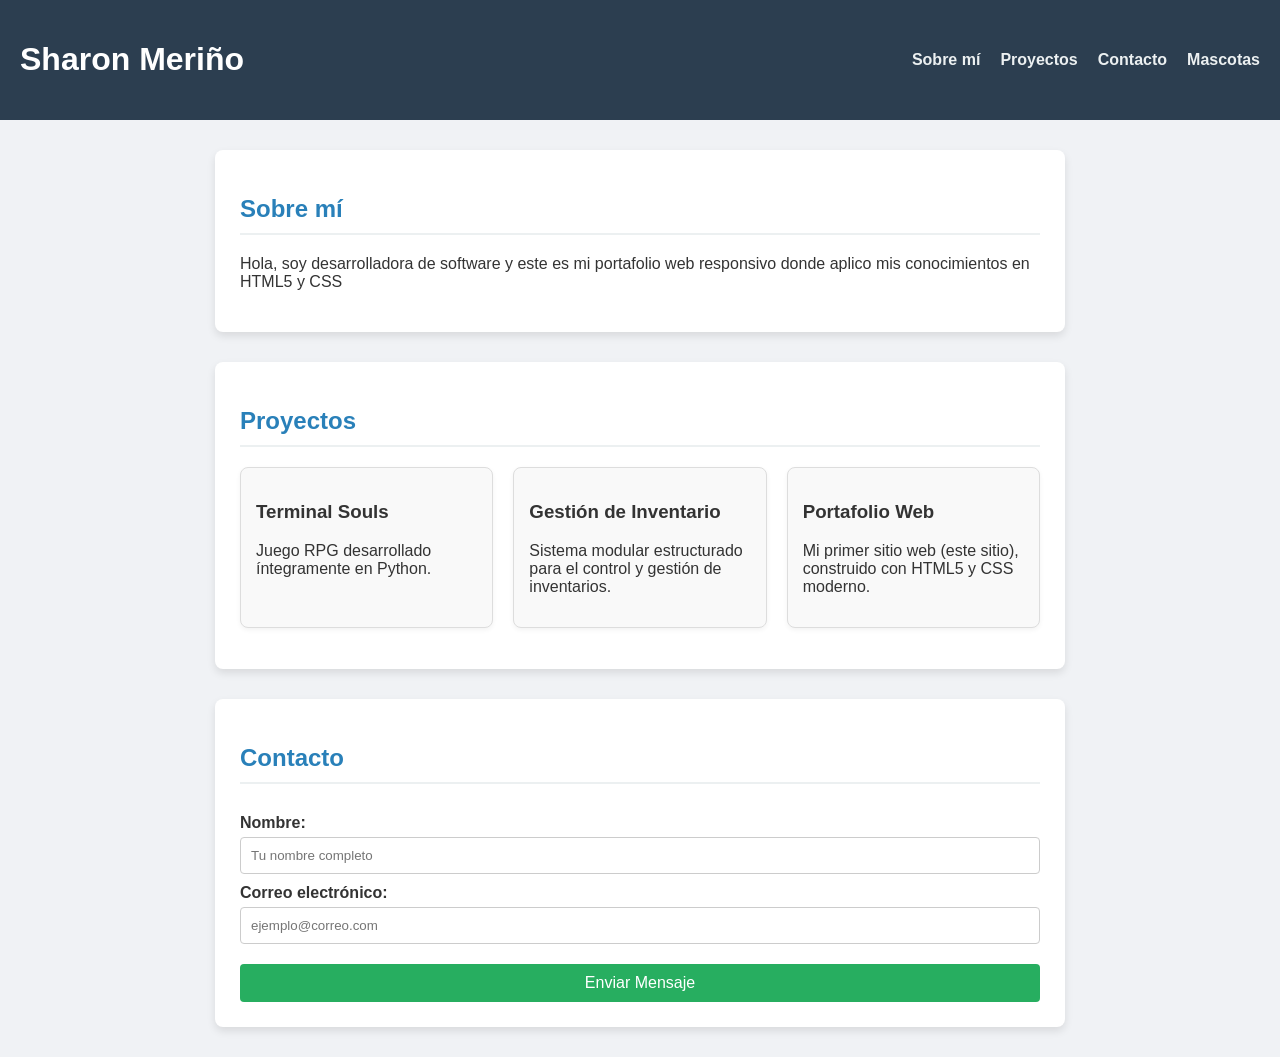
<file: Semana2/index2.html>
<!DOCTYPE html>
<html lang="es">
    <!--Configurciones invisibles de la pagina-->
    <!--Conecta el HTML con el CSS-->
<head>
    <title>Portfolio</title>
    <link rel="stylesheet" href="styles2.css">
</head>
<!--Toda la parte visible de la pagina-->
<body>
    <header>
        <h1>Sharon Meriño</h1>
        <nav>
            <!--Se utiliza ul para listar-->
            <ul class="menu-navegacion">
                <li><a href="#sobre-mi">Sobre mí</a></li>
                <li><a href="#proyectos">Proyectos</a></li>
                <li><a href="#contacto">Contacto</a></li>
                <!--Enlace que lleva a la segunda pagina-->
                <li><a href="mascotas2.html">Mascotas</a></li>
            </ul>
        </nav>
    </header>
    <section id="sobre-mi">
        <h2>Sobre mí</h2>
        <p>Hola, soy desarrolladora de software y este es mi portafolio web responsivo donde aplico mis conocimientos en HTML5 y CSS</p>
    </section>
    <section id="proyectos">
        <h2>Proyectos</h2>
        <ul class="grid-proyectos">
            <li class="tarjeta-proyecto">
                <h3>Terminal Souls</h3>
                <p>Juego RPG desarrollado íntegramente en Python.</p>
            </li>
            <li class="tarjeta-proyecto">
                <h3>Gestión de Inventario</h3>
                <p>Sistema modular estructurado para el control y gestión de inventarios.</p>
            </li>
            <li class="tarjeta-proyecto">
                <h3>Portafolio Web</h3>
                <p>Mi primer sitio web (este sitio), construido con HTML5 y CSS moderno.</p>
            </li>
        </ul>
    </section>
    <section id="contacto">
        <h2>Contacto</h2>
        <form action="#" method="POST">
            <label for="nombre">Nombre:</label>
            <input type="text" id="nombre" name="nombre" placeholder="Tu nombre completo">
            <label for="email">Correo electrónico:</label>
            <input type="email" id="email" name="email" placeholder="ejemplo@correo.com">
            <button type="submit">Enviar Mensaje</button>
        </form>
    </section>
</body>
</html>
</file>
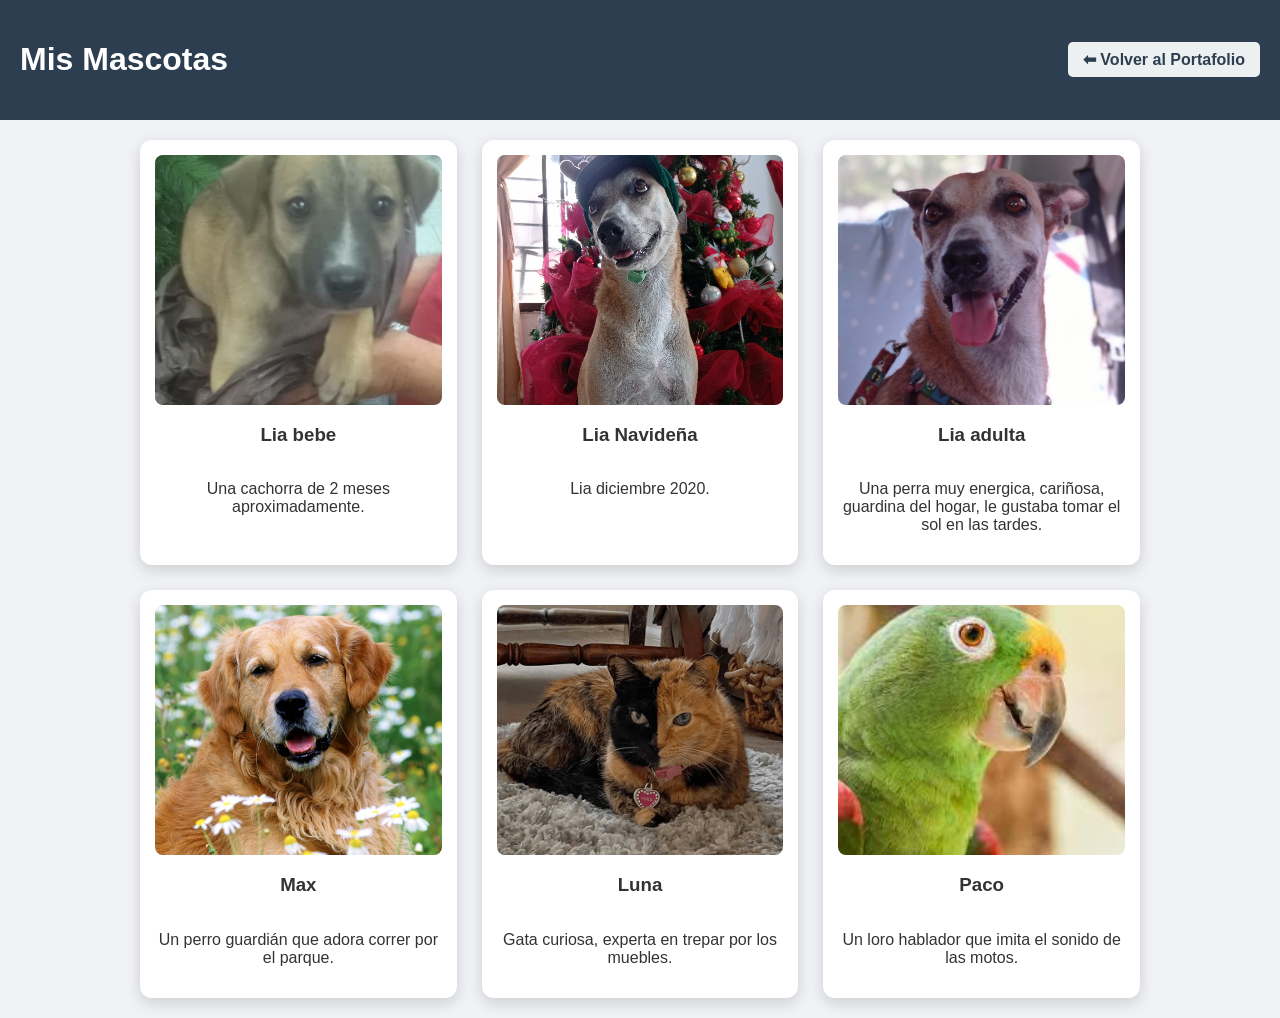
<file: Semana2/mascotas2.html>
<!DOCTYPE html>
<html lang="es">
<head>
    <meta charset="UTF-8">
    <meta name="viewport" content="width=device-width, initial-scale=1.0">
    <title>Mis Mascotas</title>
    <link rel="stylesheet" href="styles2.css">
</head>
<body>

    <header>
        <h1>Mis Mascotas</h1>
        <nav>
            <a href="index2.html" class="btn-retorno">⬅ Volver al Portafolio</a>
        </nav>
    </header>

    <section class="galeria">
        
        <article class="tarjeta-mascota">
            <img src="Mascotas2/Lia-bebe.jpg" alt="Foto de la primera mascota">
            <h3>Lia bebe</h3>
            <p>Una cachorra de 2 meses aproximadamente.</p>
        </article>

        <article class="tarjeta-mascota">
            <img src="Mascotas2/Lia-navideña.jpg" alt="Foto de la segunda mascota">
            <h3>Lia Navideña</h3>
            <p>Lia diciembre 2020.</p>
        </article>

        <article class="tarjeta-mascota">
            <img src="Mascotas2/Lia.jpg" alt="Foto de la tercera mascota">
            <h3>Lia adulta</h3>
            <p>Una perra muy energica, cariñosa, guardina del hogar, le gustaba tomar el sol en las tardes.</p>
        </article>
        <article class="tarjeta-mascota">
            <img src="Mascotas2/Golden_retriver.webp" alt="Max">
            <h3>Max</h3>
            <p>Un perro guardián que adora correr por el parque.</p>
        </article>

        <article class="tarjeta-mascota">
            <img src="Mascotas2/gata.webp" alt="Luna">
            <h3>Luna</h3>
            <p>Gata curiosa, experta en trepar por los muebles.</p>
        </article>

        <article class="tarjeta-mascota">
            <img src="Mascotas2/loro.jpg" alt="Paco">
            <h3>Paco</h3>
            <p>Un loro hablador que imita el sonido de las motos.</p>
        </article>
    </section>
</body>
</html>
</file>
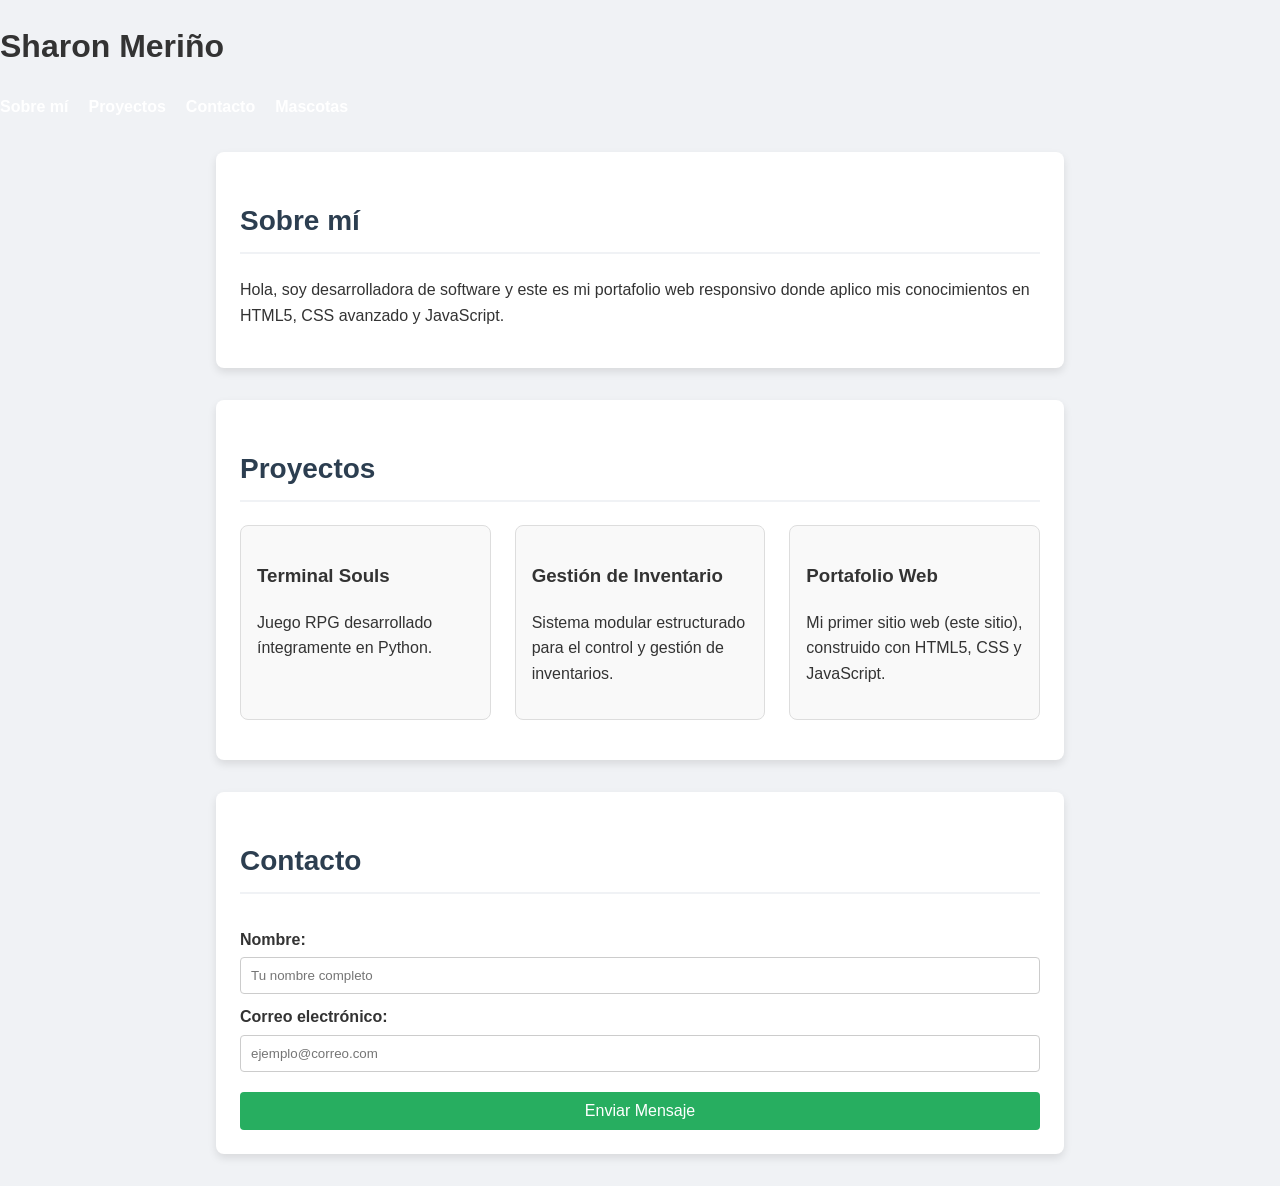
<file: Semana3/index3.html>
<!DOCTYPE html>
<html lang="es">
    <!--Configurciones invisibles de la pagina-->
    <!--Conecta el HTML con el CSS-->
<head>
    <title>Portfolio</title>
    <link rel="stylesheet" href="styles3.css">
</head>
<!--Toda la parte visible de la pagina-->
<body>
    <header>
        <h1>Sharon Meriño</h1>
        <nav>
            <!--Se utiliza ul para listar-->
            <ul class="menu-navegacion">
                <li><a href="#sobre-mi">Sobre mí</a></li>
                <li><a href="#proyectos">Proyectos</a></li>
                <li><a href="#contacto">Contacto</a></li>
                <!--Enlace que lleva a la segunda pagina-->
                <li><a href="mascotas3.html">Mascotas</a></li>
            </ul>
        </nav>
    </header>
    <section id="sobre-mi">
        <h2>Sobre mí</h2>
        <p>Hola, soy desarrolladora de software y este es mi portafolio web responsivo donde aplico mis conocimientos en HTML5, CSS avanzado y JavaScript.</p>
    </section>
    <section id="proyectos">
        <h2>Proyectos</h2>
        <ul class="grid-proyectos">
            <li class="tarjeta-proyecto">
                <h3>Terminal Souls</h3>
                <p>Juego RPG desarrollado íntegramente en Python.</p>
            </li>
            <li class="tarjeta-proyecto">
                <h3>Gestión de Inventario</h3>
                <p>Sistema modular estructurado para el control y gestión de inventarios.</p>
            </li>
            <li class="tarjeta-proyecto">
                <h3>Portafolio Web</h3>
                <p>Mi primer sitio web (este sitio), construido con HTML5, CSS y JavaScript.</p>
            </li>
        </ul>
    </section>
    <section id="contacto">
        <h2>Contacto</h2>
        <form action="#" method="POST">
            <label for="nombre">Nombre:</label>
            <input type="text" id="nombre" name="nombre" placeholder="Tu nombre completo">
            <label for="email">Correo electrónico:</label>
            <input type="email" id="email" name="email" placeholder="ejemplo@correo.com">
            <button type="submit">Enviar Mensaje</button>
        </form>
    </section>
    <script src="script.js"></script>
</body>
</html>
</file>
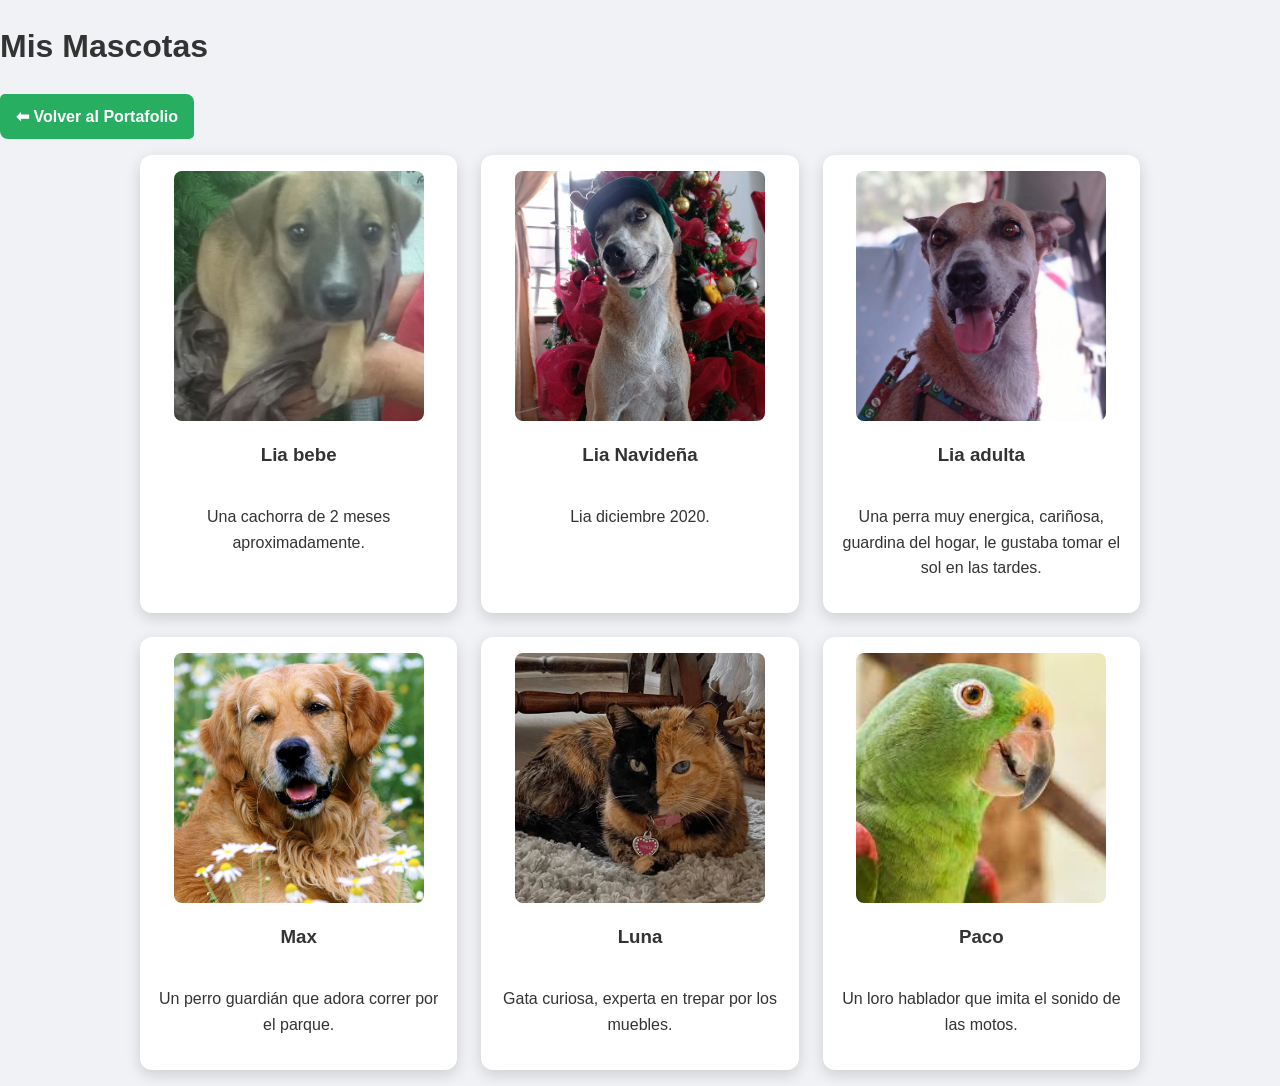
<file: Semana3/mascotas3.html>
<!DOCTYPE html>
<html lang="es">
<head>
    <meta charset="UTF-8">
    <meta name="viewport" content="width=device-width, initial-scale=1.0">
    <title>Mis Mascotas</title>
    <link rel="stylesheet" href="styles3.css">
</head>
<body>

    <header>
        <h1>Mis Mascotas</h1>
        <nav>
            <a href="index3.html" class="btn-retorno">⬅ Volver al Portafolio</a>
        </nav>
    </header>

    <section class="galeria">
        
        <article class="tarjeta-mascota">
            <img src="Mascotas3/Lia-bebe.jpg" alt="Foto de la primera mascota">
            <h3>Lia bebe</h3>
            <p>Una cachorra de 2 meses aproximadamente.</p>
        </article>

        <article class="tarjeta-mascota">
            <img src="Mascotas3/Lia-navideña.jpg" alt="Foto de la segunda mascota">
            <h3>Lia Navideña</h3>
            <p>Lia diciembre 2020.</p>
        </article>

        <article class="tarjeta-mascota">
            <img src="Mascotas3/Lia.jpg" alt="Foto de la tercera mascota">
            <h3>Lia adulta</h3>
            <p>Una perra muy energica, cariñosa, guardina del hogar, le gustaba tomar el sol en las tardes.</p>
        </article>
        <article class="tarjeta-mascota">
            <img src="Mascotas3/Golden_retriver.webp" alt="Max">
            <h3>Max</h3>
            <p>Un perro guardián que adora correr por el parque.</p>
        </article>

        <article class="tarjeta-mascota">
            <img src="Mascotas3/gata.webp" alt="Luna">
            <h3>Luna</h3>
            <p>Gata curiosa, experta en trepar por los muebles.</p>
        </article>

        <article class="tarjeta-mascota">
            <img src="Mascotas3/loro.jpg" alt="Paco">
            <h3>Paco</h3>
            <p>Un loro hablador que imita el sonido de las motos.</p>
        </article>
    </section>
    <script src="script.js"></script>
</body>
</html>
</file>
<file: Semana2/styles2.css>
body {
    /* Define una tipografía limpia y sin serifas para mejor lectura */
    font-family: Arial, sans-serif;
    /* Reseteo del modelo de caja base para el body */
    margin: 0;
    padding: 0;
    /* Color de fondo diferenciador para toda la página */
    background-color: #f0f2f5;
    color: #333;
}

header {
    background-color: #2c3e50;
    color: white;
    padding: 20px; /* Espacio interior (Padding del modelo de caja) */
    text-align: center;
    /* Convierte el header en un contenedor flexible */
    display: flex; 
    /* Justify-content: distribuye el espacio. Separa el Nombre a la izquierda y el Menú a la derecha */
    justify-content: space-between; 
    /* Align-items: centra verticalmente el título y los botones para que queden en la misma línea */
    align-items: center; 
    /* Flex-wrap: Permite que si la pantalla es muy pequeña (celular), el menú baje a otra línea */
    flex-wrap: wrap;
}

.menu-navegacion{
    list-style-type: none;
    padding: 0;
    margin: 0;
    /*Flexbox dentro del menú para los enlaces */
    display: flex;
    gap: 20px; /* Gap funciona en Flexbox para separar elementos sin usar margin */
}

nav a {
    color: #ecf0f1;
    text-decoration: none; /* Quita la línea de subrayado de los links */
    font-weight: bold;
    transition: color 0.3s ease; /* Transición suave para el efecto hover */
}

/* Cambia el color del enlace cuando el ratón pasa por encima */
nav a:hover {
    color: #f1c40f; 
}

section {
    background-color: white;
    /* Modelo de caja: max-width limita el ancho, margin auto lo centra en la pantalla */
    max-width: 800px;
    margin: 30px auto; 
    padding: 25px; /* Espacio entre el texto y el borde de la caja */
    border-radius: 8px; /* Redondea las esquinas */
    box-shadow: 0 4px 8px rgba(0,0,0,0.1); /* Aplica una sombra suave a la caja */
}

h2 {
    color: #2980b9;
    border-bottom: 2px solid #ecf0f1;
    padding-bottom: 10px;
}

.grid-proyectos {
    padding: 0;
    list-style: none;
    /* Define el contenedor como una cuadrícula Grid */
    display: grid;
    /* grid-template-columns: Crea columnas que se adaptan solas. 
       minmax(200px, 1fr) significa: las tarjetas medirán mínimo 200px, 
       y si hay espacio extra, se estirarán equitativamente (1fr). */
    grid-template-columns: repeat(auto-fit, minmax(200px, 1fr));
    /* Agrega el espacio de separación exigido entre tarjetas */
    gap: 20px; 
}

.tarjeta-proyecto {
    background-color: #f9f9f9;
    padding: 15px;
    border: 1px solid #ddd;
    border-radius: 8px;
    box-shadow: 0 2px 5px rgba(0,0,0,0.05);
}

form {
    display: flex; /* Permite organizar los inputs en una columna de forma sencilla */
    flex-direction: column; 
}

form label {
    margin-top: 10px;
    font-weight: bold;
}

form input {
    padding: 10px;
    margin-top: 5px;
    border: 1px solid #ccc;
    border-radius: 4px;
}

form button {
    margin-top: 20px;
    padding: 10px;
    background-color: #27ae60;
    color: white;
    border: none;
    border-radius: 4px;
    cursor: pointer;
    font-size: 16px;
}

form button:hover {
    background-color: #2ecc71; /* Efecto hover también en el botón */
}

.galeria {
    display: grid;
    grid-template-columns: repeat(3, 1fr);
    gap: 25px;           /* Crea un espacio uniforme de 20px entre cada tarjeta */
    padding: 20px;
    max-width: 1000px; /* Limita el ancho para que no se estiren demasiado */
    margin: 0 auto; /* Centra la galería */
    background-color: transparent;
    box-shadow: none;   
}

.tarjeta-mascota {
    background-color: white;
    padding: 15px;
    border-radius: 12px;
    box-shadow: 0 5px 15px rgba(0,0,0,0.15);
    text-align: center;
    display: flex;
    flex-direction: column; 
    align-items: center; /* Centra el contenido internamente */ 
}   

.tarjeta-mascota img {
    width: 100%; /* Hace que la imagen ocupe todo el ancho de su caja */
    border-radius: 8px; /* Imagen con bordes redondeados */
    height: 250px; /* Altura fija para todas las imágenes. */
    object-fit: cover; /* Centra y recorta la imagen para que no se deforme */
}

.btn-retorno {
    display: inline-block;  
    color: #2c3e50;
    background-color: #ecf0f1;
    padding: 8px 15px;
    border-radius: 5px;
    text-decoration: none;
    font-weight: bold;
}

.btn-retorno:hover {
    background-color: #bdc3c7;
    color: black;
}
</file>
<file: Semana3/styles3.css>
/* Variables globales */
:root {
    --color-fondo: #f0f2f5;
    --color-texto: #333;
    --color-primario: #2c3e50;
    --color-acento: #27ae60;
    --color-acento-hover: #2ecc71;
    --color-blanco: #ffffff;
    --espaciado-mediano: 1.5rem; /* ~24px */
    --radio-borde: 8px;
}

html {
    /* 100% usualmente es 16px. Todas las medidas en 'rem' se basarán en esto */
    font-size: 100%; 
}

body {
    font-family: Arial, sans-serif;
    margin: 0;
    padding: 0;
    background-color: var(--color-fondo);
    color: var(--color-texto);
    font-size: 1rem; /* 16px */
    line-height: 1.6;
}

.header-principal {
    background-color: var(--color-primario);
    color: var(--color-blanco);
    padding: var(--espaciado-mediano);
    display: flex; 
    justify-content: space-between; 
    align-items: center; 
    flex-wrap: wrap;
}

.menu-navegacion {
    list-style-type: none;
    padding: 0;
    margin: 0;
    display: flex;
    gap: 1.25rem; /* ~20px */
}

nav a {
    color: var(--color-blanco);
    text-decoration: none;
    font-weight: bold;
}

section {
    background-color: var(--color-blanco);
    max-width: 800px;
    margin: 2rem auto; 
    padding: var(--espaciado-mediano);
    border-radius: var(--radio-borde);
    box-shadow: 0 4px 8px rgba(0,0,0,0.1);
}

h2 {
    color: var(--color-primario);
    border-bottom: 2px solid var(--color-fondo);
    padding-bottom: 0.5rem;
    font-size: 1.75rem; /* ~28px */
}

form {
    display: flex; /* Permite organizar los inputs en una columna de forma sencilla */
    flex-direction: column; 
}

form label {
    margin-top: 10px;
    font-weight: bold;
}

form input {
    padding: 10px;
    margin-top: 5px;
    border: 1px solid #ccc;
    border-radius: 4px;
}

form button {
    margin-top: 20px;
    padding: 10px;
    background-color: #27ae60;
    color: white;
    border: none;
    border-radius: 4px;
    cursor: pointer;
    font-size: 16px;
}

form button:hover {
    background-color: #2ecc71; /* Efecto hover también en el botón */
}

.btn-accion, .btn-retorno {
    padding: 0.6rem 1rem;
    background-color: var(--color-acento);
    color: var(--color-blanco);
    border: none;
    border-radius: 5px var(--radio-borde);
    cursor: pointer;
    font-size: 1rem;
    font-weight: bold;
    text-decoration: none;
    display: inline-block;
}

.btn-accion:hover, .btn-retorno:hover {
    background-color: var(--color-acento-hover);
}

.grid-proyectos {
    padding: 0;
    list-style: none;
    display: grid;
    /* Default para escritorio: 3 columnas */
    grid-template-columns: repeat(3, 1fr);
    gap: var(--espaciado-mediano); 
}

.tarjeta-proyecto {
    background-color: #f9f9f9;
    padding: 1rem;
    border: 1px solid #ddd;
    border-radius: var(--radio-borde);
}

.galeria {
    display: grid;
    /* Default para escritorio: 3 columnas */
    grid-template-columns: repeat(3, 1fr);
    gap: 1.5rem; 
    padding: 1rem;
    max-width: 1000px; 
    margin: 0 auto;
    background-color: transparent;
    box-shadow: none; 
}

.tarjeta-mascota {
    background-color: var(--color-blanco);
    padding: 1rem;
    border-radius: 12px;
    box-shadow: 0 5px 15px rgba(0,0,0,0.15);
    text-align: center;
    display: flex;
    flex-direction: column; 
    align-items: center;
}

.tarjeta-mascota img {
    max-width: 100%; /* La imagen nunca desbordará su contenedor */
    height: 250px;   
    aspect-ratio: 1 / 1; /* Obliga a la imagen a ser cuadrada visualmente (mosaico) */
    object-fit: cover;   /* Recorta en lugar de deformar */
    border-radius: var(--radio-borde);
}

/* Tablets (Pantallas medianas: hasta 900px) */
@media (max-width: 900px) {
    .grid-proyectos {
        /* Proyectos pasan a 2 columnas */
        grid-template-columns: repeat(2, 1fr);
    }
    .galeria {
        /* Galería se mantiene en 3 columnas */
        grid-template-columns: repeat(3, 1fr);
    }
}

/* Móviles (Pantallas pequeñas: hasta 600px) */
@media (max-width: 600px) {
    .header-principal {
        flex-direction: column; /* Menú en columna */
        text-align: center;
    }
    .menu-navegacion {
        margin-top: 1rem;
        flex-direction: column; /* Lista del menú vertical */
    }
    .grid-proyectos {
        /* Proyectos a 1 sola columna */
        grid-template-columns: 1fr;
    }
    .galeria {
        /* Galería reducida a 2 columnas */
        grid-template-columns: repeat(2, 1fr);
    }
}
</file>
